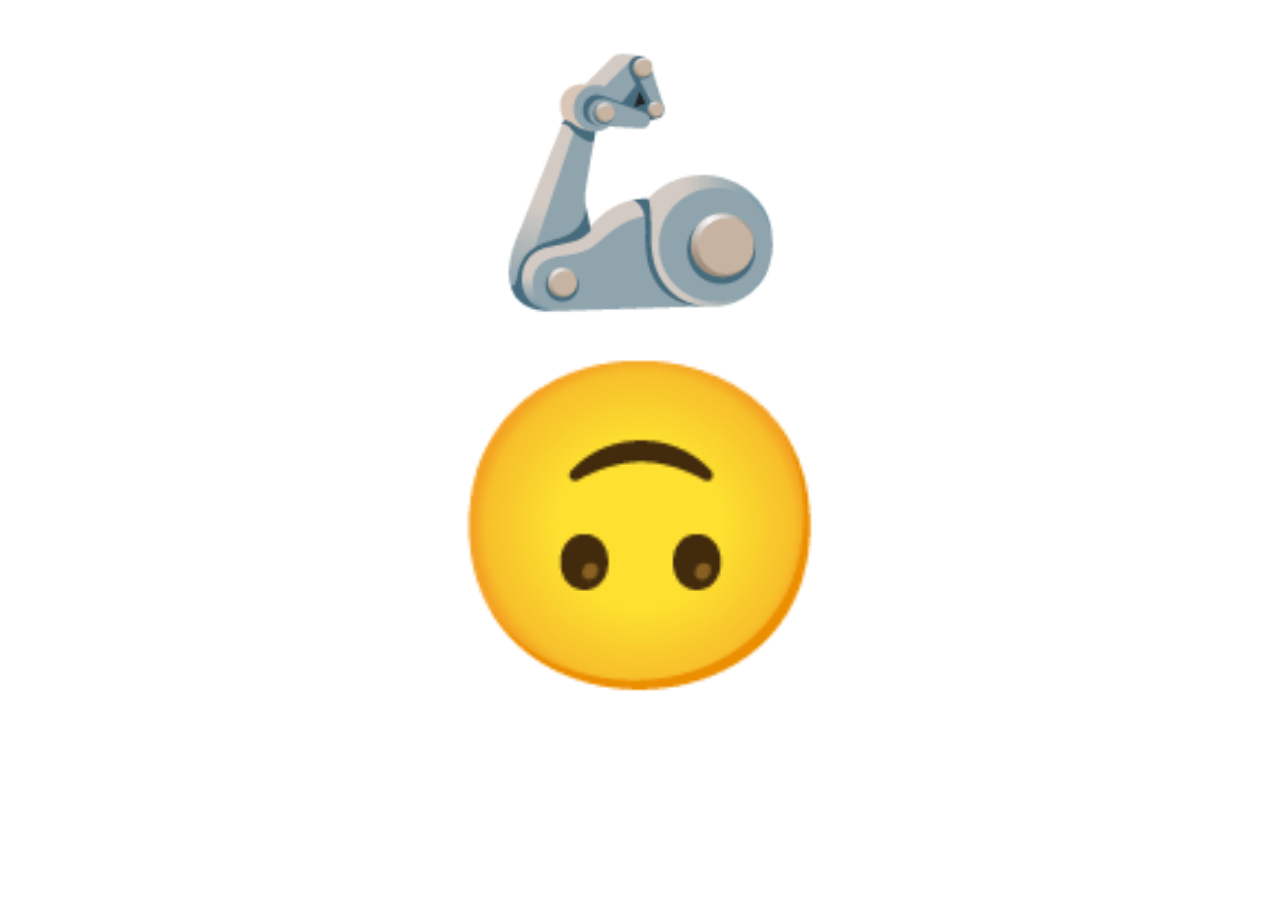
<file: Project 1/index.html>
<!DOCTYPE html>
<html lang="en">
<head>
    <meta charset="UTF-8">
    <meta http-equiv="X-UA-Compatible" content="IE=edge">
    <meta name="viewport" content="width=device-width, initial-scale=1.0">
    <title>Emoji Surprize</title>
    <link rel="stylesheet" href="style.css" />
</head>
<body>
    <div class="emoji closed active">🦾</div>
    <div class="emoji open">💪🏾</div>
    <br/>
    <div class="emoji2 closed active">🙃</div>
    <div class="emoji2 open">🙂</div>
    <script src="app.js"></script>
</body>
</html>
</file>
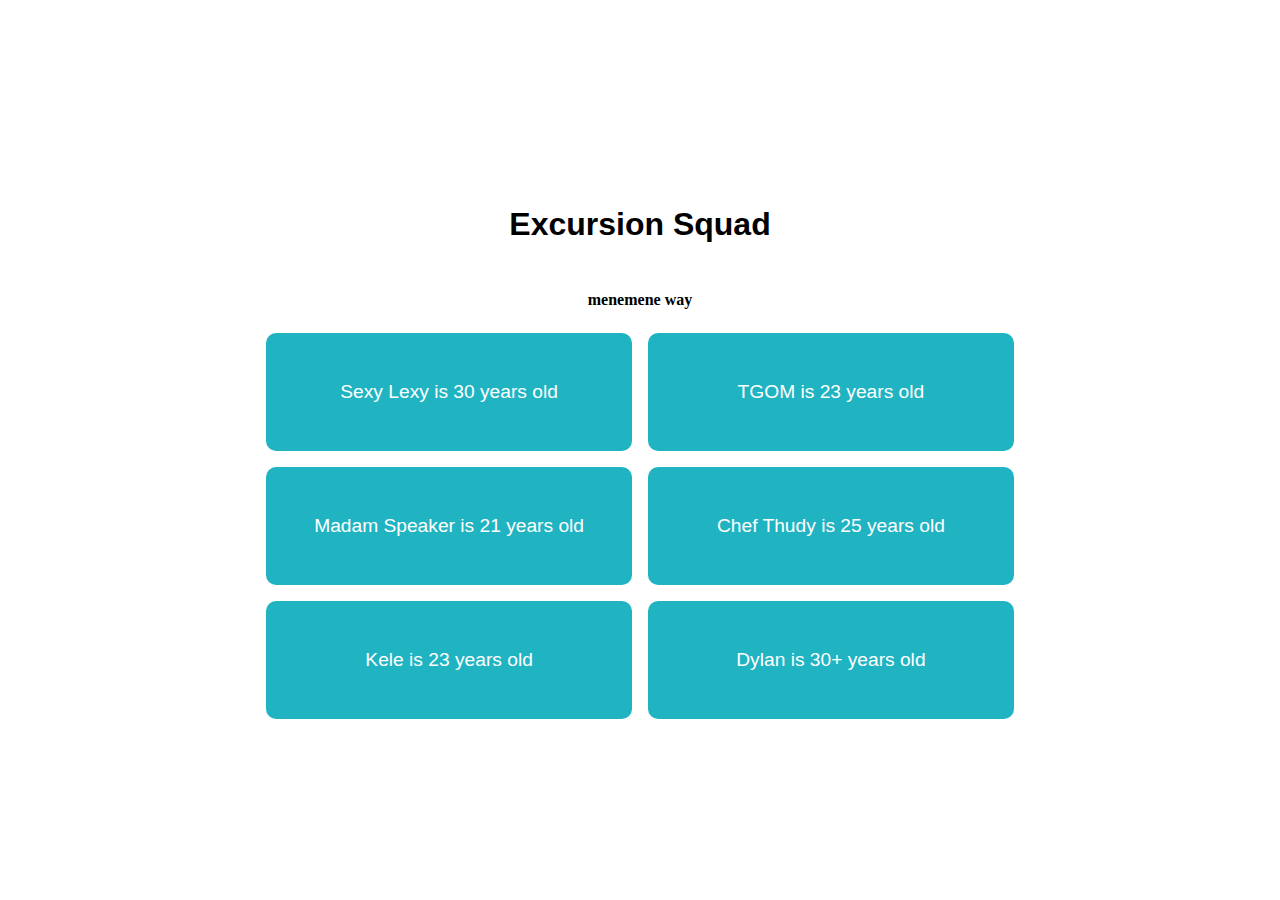
<file: Project 2/index.html>
<!DOCTYPE html>
<html lang="en">
<head>
    <meta charset="UTF-8">
    <meta http-equiv="X-UA-Compatible" content="IE=edge">
    <meta name="viewport" content="width=device-width, initial-scale=1.0">
    <title>The Squad</title>
    <link rel="stylesheet" href="style.css" />
</head>
<body>
    <h1>Excursion Squad</h1>
    <h4>menemene way</h4>
    <div id="info"></div>
    <script src="app.js"></script>
</body>
</html>
</file>
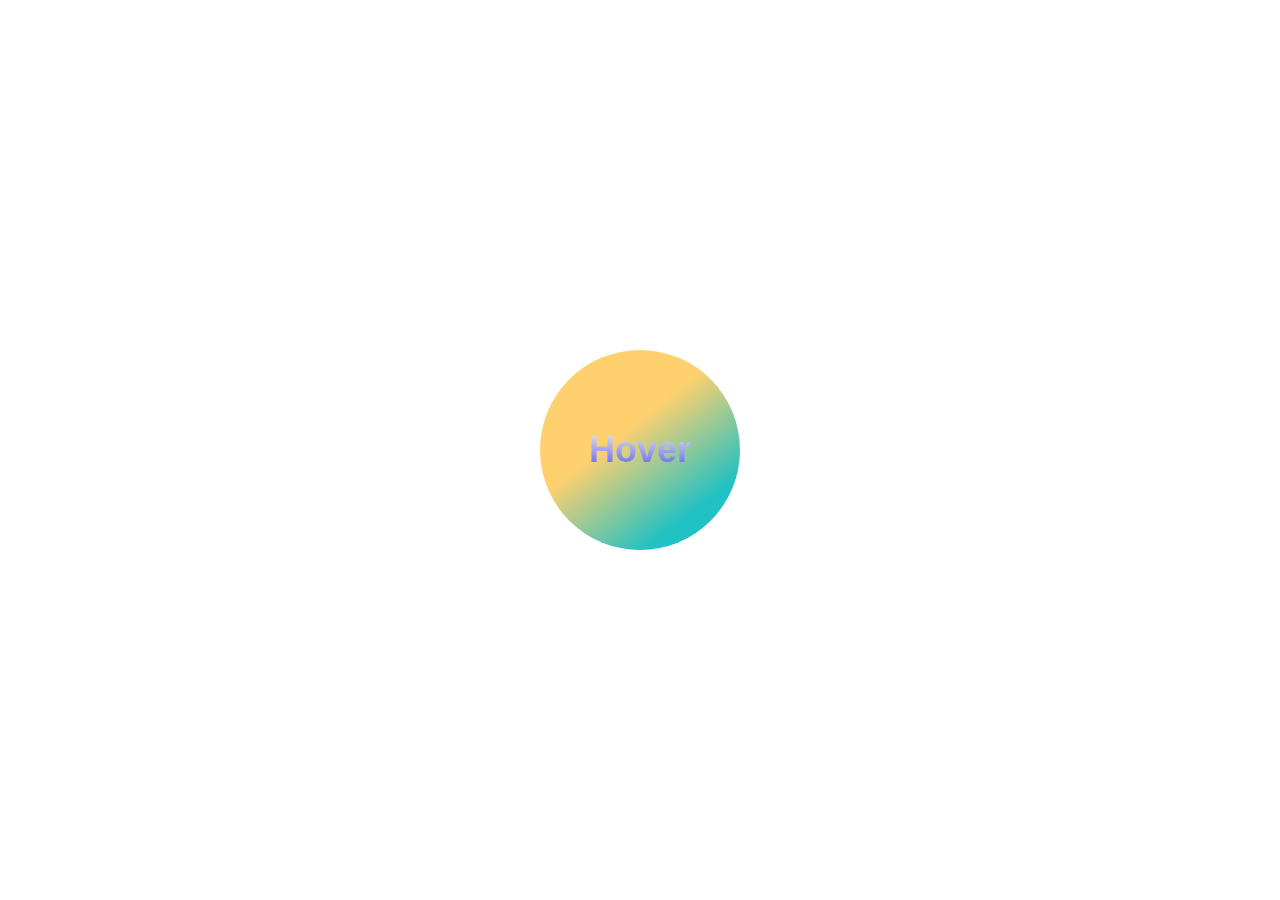
<file: Project 3/index.html>
<!DOCTYPE html>
<html lang="en">
<head>
    <meta charset="UTF-8">
    <meta http-equiv="X-UA-Compatible" content="IE=edge">
    <meta name="viewport" content="width=device-width, initial-scale=1.0">
    <title>Document</title>
    <link rel="stylesheet" href="style.css">
</head>
<body>
    <div id="circle">
        <h2>Hover</h2>
    </div>
    <script src="app.js"></script>
</body>
</html>
</file>
<file: Project 1/style.css>
* {
    box-sizing: border-box;
    margin: 0;
    padding: 0;
  }
  
  body {
    margin: 40px;
    display: flex;
    flex-direction: column;
    justify-content: center;
    align-items: center;
    height: 100%;
    
  }
  
  .emoji {
    font-size: 15rem;
    cursor: pointer;
    user-select: none;
  }

  .emoji2 {
    font-size: 20rem;
    cursor: pointer;
    user-select: none;
  }
  
  .closed {
    display: none;
  }
  
  .open {
    display: none;
  }
  
  .active {
    display: block;
  }
</file>
<file: Project 2/style.css>
* {
    box-sizing: border-box;
    margin: 0;
    padding: 0;
    font-family: 'Trebuchet MS', 'Lucida Sans Unicode', 'Lucida Grande',
      'Lucida Sans', Arial, sans-serif;
  }
  
  body {
    display: flex;
    flex-direction: column;
    justify-content: center;
    align-items: center;
    height: 100vh;
  }
  
  h1 {
    padding: 2rem;
  }

  h4 {
    font-family: 'Silkscreen', cursive;
    padding: 1rem;
  }
  
  #info {
    display: grid;
    grid-template-columns: 1fr 1fr;
  }
  
  #info div {
    padding: 3rem;
    background: rgb(32, 180, 194);
    margin: 0.5rem;
    border-radius: 10px;
    color: #fff;
    font-size: 1.2rem;
    text-align: center;
  }
</file>
<file: Project 3/style.css>
* {
    box-sizing: border-box;
    margin: 0;
    padding: 0;
    font-family: 'Trebuchet MS', 'Lucida Sans Unicode', 'Lucida Grande',
      'Lucida Sans', Arial, sans-serif;
  }
  
  body {
    display: flex;
    flex-direction: column;
    justify-content: center;
    align-items: center;
    height: 100vh;
  }

  h2 {
    background: -webkit-linear-gradient(#eee, rgb(86, 89, 239));
    -webkit-background-clip: text;
    -webkit-text-fill-color: transparent;
  }
  
  #circle {
    display: flex;
    justify-content: center;
    align-items: center;
    height: 200px;
    width: 200px;
    background: rgb(34,193,195);
background: linear-gradient(322deg, rgba(34,193,195,1) 21%, rgba(255,209,110,1) 59%);
    border-radius: 100px;
    font-size: 1.5rem;
    color: #fff;
    cursor: pointer;
    transition: cubic-bezier(0.075, 0.82, 0.165, 1) 3s;
  }
  
  .hover {
    transform: scale(2);
  }
</file>
